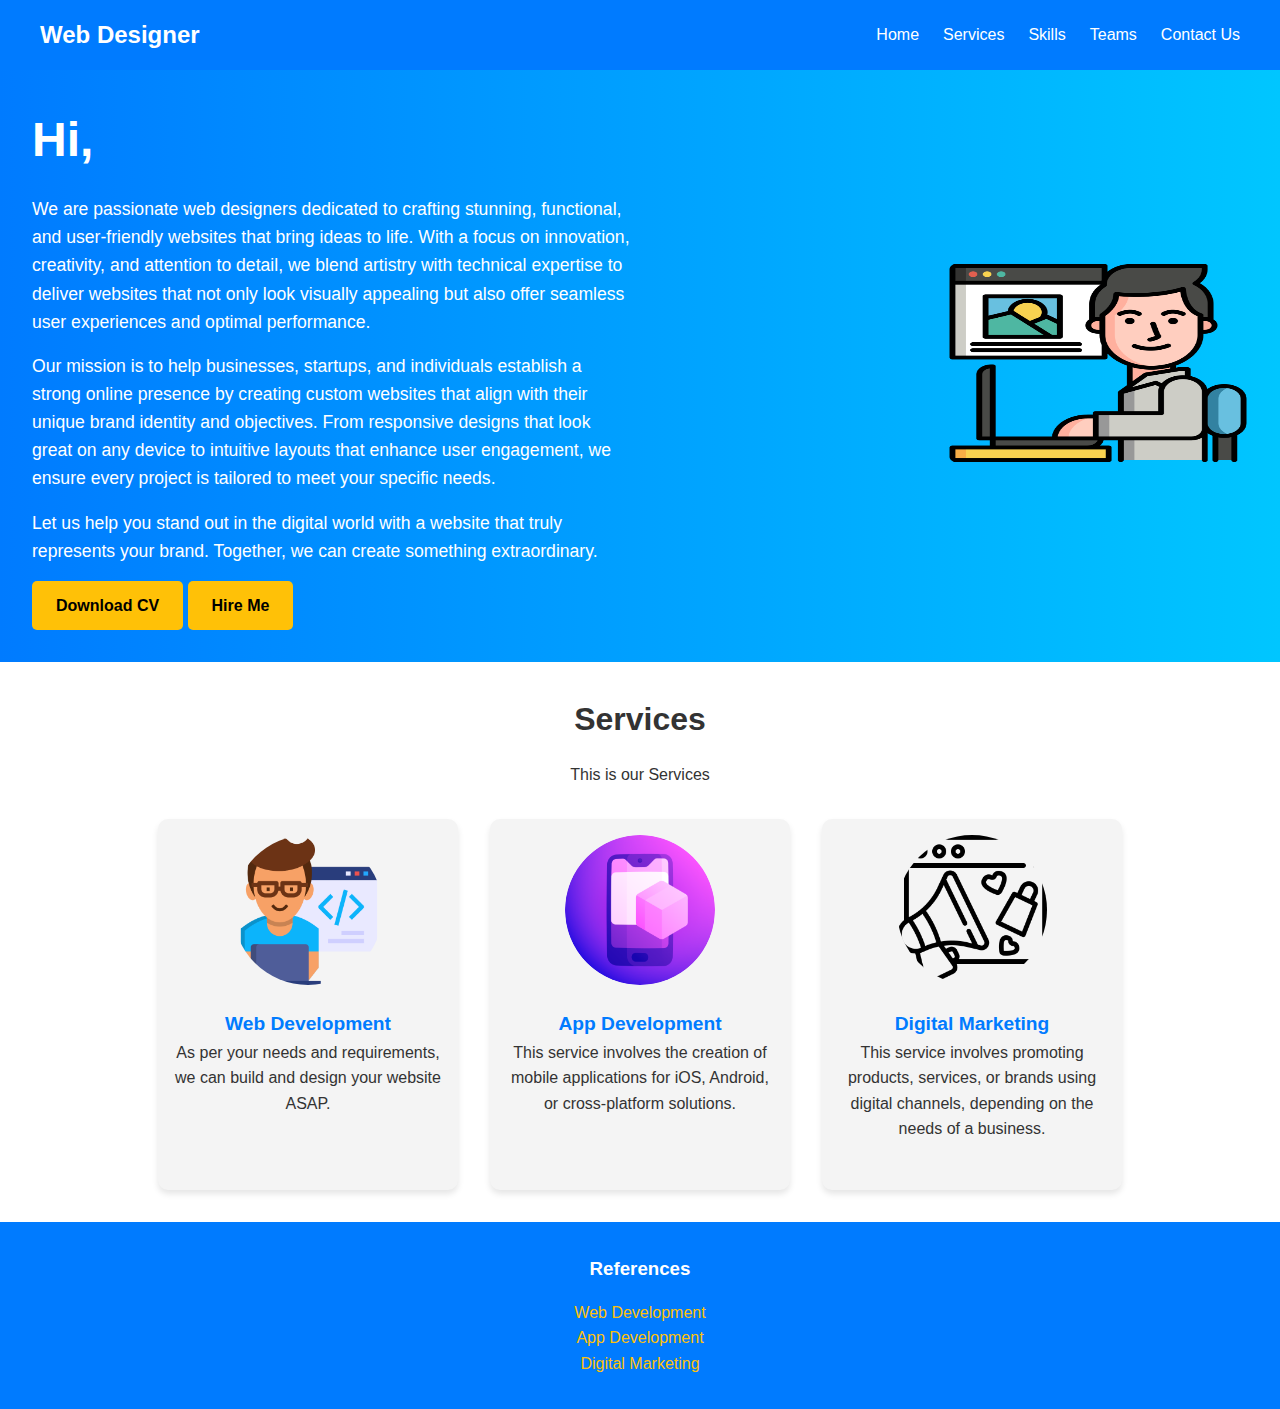
<file: index.html>
<!DOCTYPE html>
<html lang="en">
<head>
    <meta charset="UTF-8">
    <meta name="viewport" content="width=device-width, initial-scale=1.0">
    <title>Webdesigner</title>
    <link rel="stylesheet" href="style.css">
</head>
<body>

    <header>
        <nav>
            <div class="brand">Web Designer</div>
            <ul class="navbar">
                <li><a href="index.html">Home</a></li>
                <li><a href="Services.html">Services</a></li>
                <li><a href="#">Skills</a></li>
                <li><a href="Teams.html">Teams</a></li>
                <li><a href="contactus.html">Contact Us</a></li>
            </ul>
        </nav>
    </header>

    <section class="hero">
        <div class="hero-content">
            <h1>Hi,</h1>
            <p>
                We are passionate web designers dedicated to crafting stunning, functional, and user-friendly websites that bring ideas to life. With a focus on innovation, creativity, and attention to detail, we blend artistry with technical expertise to deliver websites that not only look visually appealing but also offer seamless user experiences and optimal performance.
            </p>
            <p>
                Our mission is to help businesses, startups, and individuals establish a strong online presence by creating custom websites that align with their unique brand identity and objectives. From responsive designs that look great on any device to intuitive layouts that enhance user engagement, we ensure every project is tailored to meet your specific needs.
            </p>
            <p>
                Let us help you stand out in the digital world with a website that truly represents your brand. Together, we can create something extraordinary.
            </p>
            <a href="sujancv.pdf" class="btn">Download CV</a>
            <a href="contactus.html" class="btn">Hire Me</a>
            
        </div>
        <div class="hero-image">
            <img src="web.png" alt="Web Designer Image" width="300" height="200">
        </div>
    </section>

    <section class="services">
        <h2>Services</h2>
        <p>This is our Services</p>
        <div class="service-items">
            <div class="service-item">
                <img src="programmer.png" alt="Web Development" width="150" height="150">
                <h3><a href="https://en.wikipedia.org/wiki/Web_development">Web Development</a></h3>
                <p>
                    As per your needs and requirements, we can build and design your website ASAP.
                </p>
            </div>
            <div class="service-item">
                <img src="application.png" alt="App Development" width="150" height="150">
                <h3><a href="https://en.wikipedia.org/wiki/Mobile_app_development">App Development</a></h3>
                <p>
                    This service involves the creation of mobile applications for iOS, Android, or cross-platform solutions.
                </p>
            </div>
            <div class="service-item">
                <img src="promote.png" alt="Digital Marketing" width="150" height="150">
                <h3><a href="https://en.wikipedia.org/wiki/Digital_marketing">Digital Marketing</a></h3>
                <p>
                    This service involves promoting products, services, or brands using digital channels, depending on the needs of a business.
                </p>
            </div>
        </div>
    </section>

    <section class="references">
        <h3>References</h3>
        <ul>
            <li><a href="https://en.wikipedia.org/wiki/Web_development">Web Development</a></li>
            <li><a href="https://en.wikipedia.org/wiki/Mobile_app_development">App Development</a></li>
            <li><a href="https://en.wikipedia.org/wiki/Digital_marketing">Digital Marketing</a></li>
        </ul>
    </section>

</body>
</html>
</file>
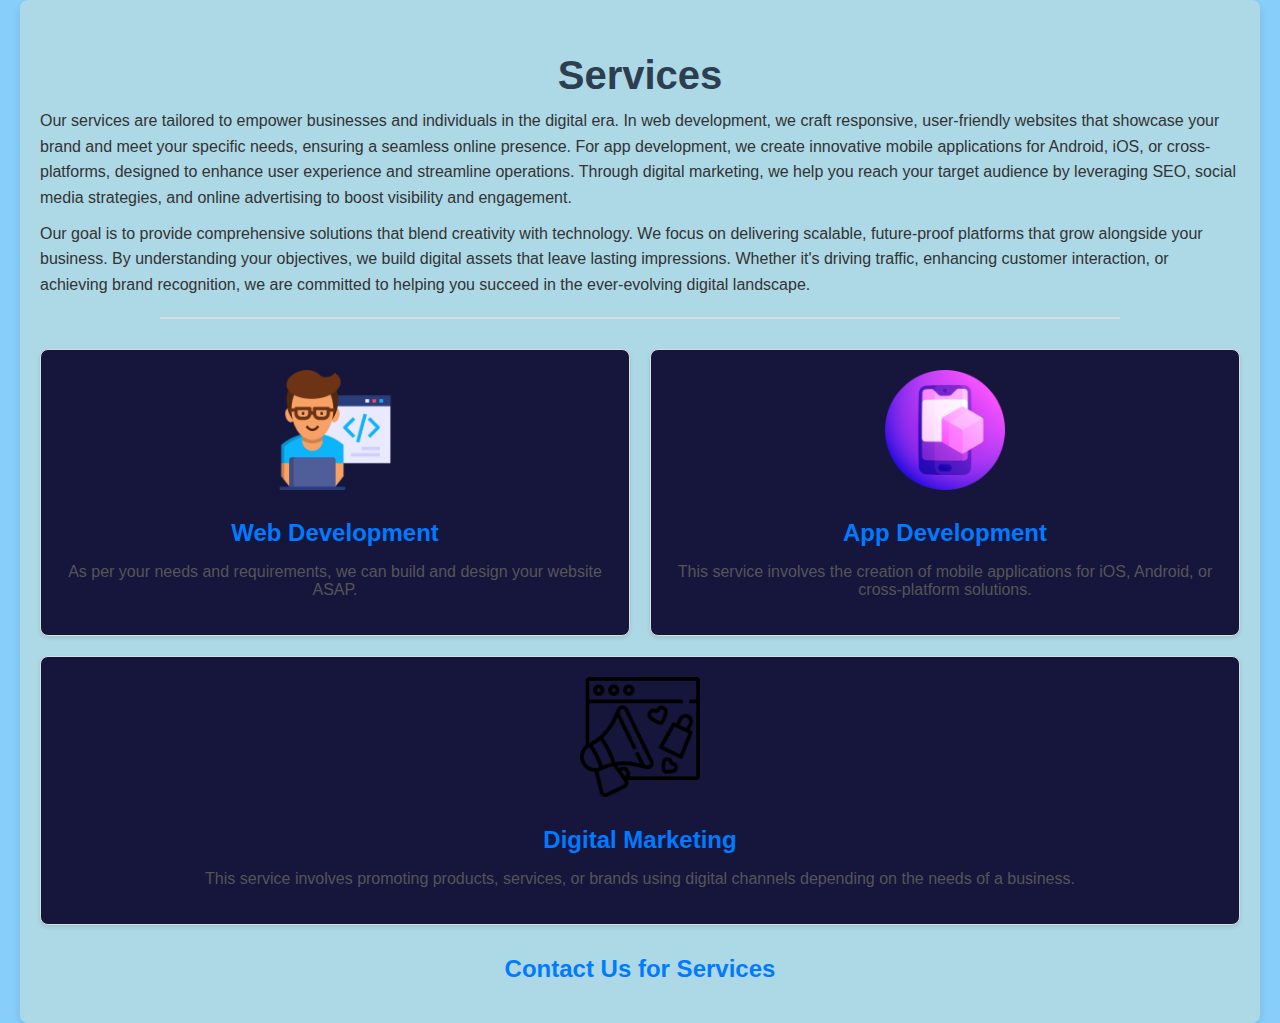
<file: Services.html>
<!DOCTYPE html>
<html lang="en">
<head>
    <meta charset="UTF-8">
    <meta name="viewport" content="width=device-width, initial-scale=1.0">
    <title>Services</title>
    <link rel="stylesheet" href="services.css">
</head>
<body>
    <section class="services-section">
        <div class="services-intro">
            <h2>Services</h2>
            <p>
                Our services are tailored to empower businesses and individuals in the digital era. In web development, we craft responsive, user-friendly websites that showcase your brand and meet your specific needs, ensuring a seamless online presence. For app development, we create innovative mobile applications for Android, iOS, or cross-platforms, designed to enhance user experience and streamline operations. Through digital marketing, we help you reach your target audience by leveraging SEO, social media strategies, and online advertising to boost visibility and engagement.
            </p>
            <p>
                Our goal is to provide comprehensive solutions that blend creativity with technology. We focus on delivering scalable, future-proof platforms that grow alongside your business. By understanding your objectives, we build digital assets that leave lasting impressions. Whether it's driving traffic, enhancing customer interaction, or achieving brand recognition, we are committed to helping you succeed in the ever-evolving digital landscape.
            </p>
            <hr>
        </div>

        <div class="services-list">
            <div class="service">
                <img src="programmer.png" alt="Web Development" class="service-image">
                <h3><a href="https://en.wikipedia.org/wiki/Web_development">Web Development</a></h3>
                <p>
                    As per your needs and requirements, we can build and design your website ASAP.
                </p>
            </div>

            <div class="service">
                <img src="application.png" alt="App Development" class="service-image">
                <h3><a href="https://en.wikipedia.org/wiki/Mobile_app_development">App Development</a></h3>
                <p>
                    This service involves the creation of mobile applications for iOS, Android, or cross-platform solutions.
                </p>
            </div>

            <div class="service">
                <img src="promote.png" alt="Digital Marketing" class="service-image">
                <h3><a href="https://en.wikipedia.org/wiki/Digital_marketing">Digital Marketing</a></h3>
                <p>
                    This service involves promoting products, services, or brands using digital channels depending on the needs of a business.
                </p>
            </div>
        </div>

        <div class="contact-services">
            <h2><a href="contactus.html">Contact Us for Services</a></h2>
        </div>
    </section>
</body>
</html>
</file>
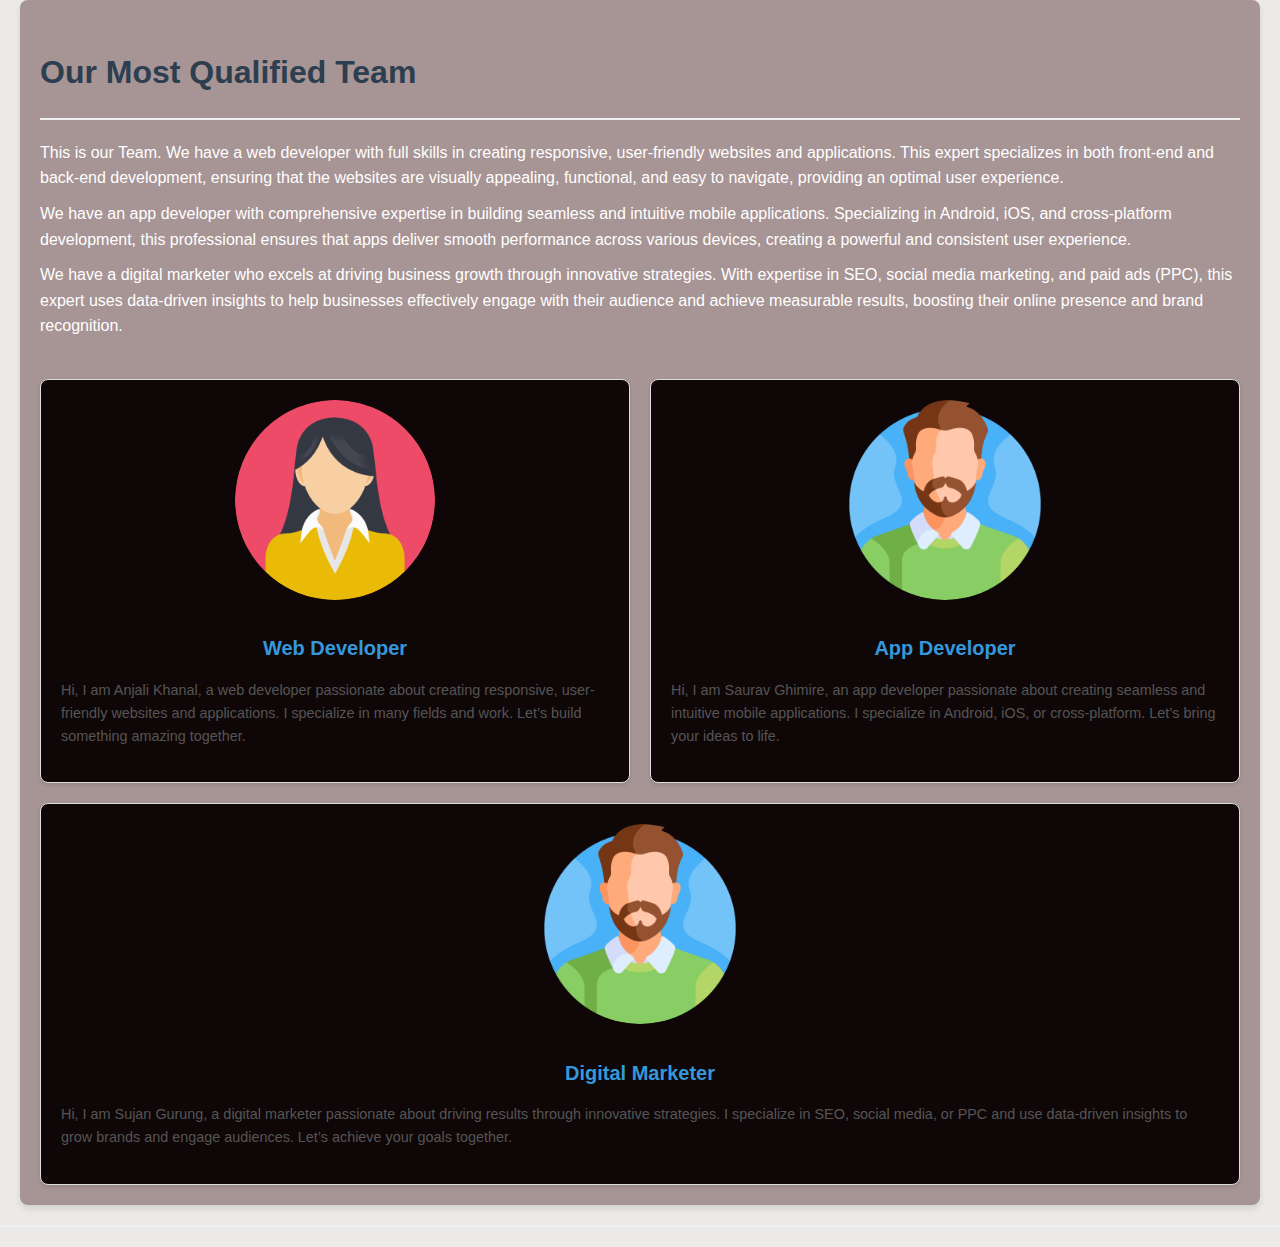
<file: Teams.html>
<!DOCTYPE html>
<html lang="en">
<head>
    <meta charset="UTF-8">
    <meta name="viewport" content="width=device-width, initial-scale=1.0">
    <title>Team</title>
    <link rel="stylesheet" href="teams.css">
</head>
<body>
    <section class="team-section">
        <div class="team-intro">
            <h2>Our Most Qualified Team</h2>
            <hr>
            <p>
                This is our Team. We have a web developer with full skills in creating responsive, user-friendly websites and applications. This expert specializes in both front-end and back-end development, ensuring that the websites are visually appealing, functional, and easy to navigate, providing an optimal user experience.
            </p>
            <p>
                We have an app developer with comprehensive expertise in building seamless and intuitive mobile applications. Specializing in Android, iOS, and cross-platform development, this professional ensures that apps deliver smooth performance across various devices, creating a powerful and consistent user experience.
            </p>
            <p>
                We have a digital marketer who excels at driving business growth through innovative strategies. With expertise in SEO, social media marketing, and paid ads (PPC), this expert uses data-driven insights to help businesses effectively engage with their audience and achieve measurable results, boosting their online presence and brand recognition.
            </p>
        </div>

        <div class="team-members">
            <div class="team-member">
                <img src="woman.png" alt="Web Developer" class="team-image">
                <h3><a href="https://en.wikipedia.org/wiki/Web_development">Web Developer</a></h3>
                <p>Hi, I am Anjali Khanal, a web developer passionate about creating responsive, user-friendly websites and applications. I specialize in many fields and work. Let’s build something amazing together.</p>
            </div>

            <div class="team-member">
                <img src="man.png" alt="App Developer" class="team-image">
                <h3><a href="https://en.wikipedia.org/wiki/Mobile_app_development">App Developer</a></h3>
                <p>Hi, I am Saurav Ghimire, an app developer passionate about creating seamless and intuitive mobile applications. I specialize in Android, iOS, or cross-platform. Let’s bring your ideas to life.</p>
            </div>

            <div class="team-member">
                <img src="man.png" alt="Digital Marketer" class="team-image">
                <h3><a href="https://en.wikipedia.org/wiki/Digital_marketing">Digital Marketer</a></h3>
                <p>Hi, I am Sujan Gurung, a digital marketer passionate about driving results through innovative strategies. I specialize in SEO, social media, or PPC and use data-driven insights to grow brands and engage audiences. Let’s achieve your goals together.</p>
            </div>
        </div>
    </section>
    <hr>
</body>
</html>
</file>
<file: style.css>
* {
    margin: 0;
    padding: 0;
    box-sizing: border-box;
}

body {
    font-family: Arial, sans-serif;
    line-height: 1.6;
    color: #333;
    background-color: #f9f9f9;
    margin: 0;
}


header {
    background-color: #007BFF;
    color: #fff;
    padding: 1rem 2rem;
}

nav {
    display: flex;
    justify-content: space-between;
    align-items: center;
    max-width: 1200px;
    margin: 0 auto;
}

.brand {
    font-size: 1.5rem;
    font-weight: bold;
}

.navbar {
    list-style: none;
    display: flex;
    gap: 1.5rem;
}

.navbar li a {
    text-decoration: none;
    color: #fff;
    transition: color 0.3s ease;
}

.navbar li a:hover {
    color: #FFC107;
}


.hero {
    display: flex;
    align-items: center;
    justify-content: space-between;
    padding: 2rem;
    background: linear-gradient(to right, #007BFF, #00C6FF);
    color: white;
    min-height: 60vh;
}

.hero-content {
    max-width: 600px;
}

.hero h1 {
    font-size: 3rem;
    margin-bottom: 1rem;
}

.hero p {
    margin-bottom: 1rem;
    font-size: 1.1rem;
}

.btn {
    display: inline-block;
    background: #FFC107;
    color: #000;
    padding: 0.75rem 1.5rem;
    border: none;
    border-radius: 5px;
    text-decoration: none;
    cursor: pointer;
    font-weight: bold;
    transition: background 0.3s ease;
}

.btn:hover {
    background: #E0A800;
}

.hero-image img {
    max-width: 100%;
    border-radius: 10px;
}


.services {
    padding: 2rem;
    background-color: #fff;
    text-align: center;
}

.services h2 {
    font-size: 2rem;
    margin-bottom: 1rem;
}

.services p {
    margin-bottom: 2rem;
}

.service-items {
    display: flex;
    justify-content: center;
    gap: 2rem;
    flex-wrap: wrap;
}

.service-item {
    background: #f4f4f4;
    padding: 1rem;
    border-radius: 10px;
    width: 300px;
    text-align: center;
    box-shadow: 0 4px 6px rgba(0, 0, 0, 0.1);
    transition: transform 0.3s ease;
}

.service-item:hover {
    transform: scale(1.05);
}

.service-item img {
    margin-bottom: 1rem;
    border-radius: 50%;
}

.service-item h3 a {
    color: #007BFF;
    text-decoration: none;
    font-size: 1.2rem;
}

.service-item h3 a:hover {
    text-decoration: underline;
}


.references {
    padding: 2rem;
    background-color: #007BFF;
    color: white;
    text-align: center;
}

.references h3 {
    margin-bottom: 1rem;
}

.references ul {
    list-style: none;
    padding: 0;
}

.references li a {
    color: #FFC107;
    text-decoration: none;
}

.references li a:hover {
    text-decoration: underline;
}


@media (max-width: 768px) {
    .hero {
        flex-direction: column;
        text-align: center;
    }

    .service-items {
        flex-direction: column;
        align-items: center;
    }
}
</file>
<file: services.css>
body {
    font-family: 'Arial', sans-serif;
    margin: 0;
    padding: 0;
    background-color: lightskyblue;
    color: #333;
}

a {
    color: #007BFF;
    text-decoration: none;
}

a:hover {
    text-decoration: underline;
}


.services-section {
    max-width: 1200px;
    margin: 0 auto;
    padding: 20px;
    background-color: lightblue;
    box-shadow: 0 4px 8px rgba(0, 0, 0, 0.1);
    border-radius: 8px;
}

.services-intro {
    text-align: center;
    margin-bottom: 30px;
}

.services-intro h2 {
    font-size: 2.5rem;
    color: #2c3e50;
    margin-bottom: 10px;
}

.services-intro p {
    font-size: 1rem;
    line-height: 1.6;
    margin: 10px 0;
    text-align: left;
}

hr {
    border: none;
    border-top: 2px solid #ddd;
    margin: 20px auto;
    width: 80%;
}

.services-list {
    display: flex;
    flex-wrap: wrap;
    justify-content: space-between;
    gap: 20px;
}

.service {
    background-color: rgb(22 22 61);
    border: 1px solid #ddd;
    border-radius: 8px;
    padding: 20px;
    text-align: center;
    flex: 1 1 calc(33.333% - 20px);
    box-shadow: 0 2px 4px rgba(0, 0, 0, 0.1);
    transition: transform 0.3s ease, box-shadow 0.3s ease;
}

.service:hover {
    transform: translateY(-5px);
    box-shadow: 0 4px 10px rgba(0, 0, 0, 0.2);
}

.service-image {
    width: 120px;
    height: auto;
    margin-bottom: 15px;
}

.service h3 {
    font-size: 1.5rem;
    color: #34495e;
    margin: 10px 0;
}

.service p {
    font-size: 1rem;
    color: #555;
}

.contact-services {
    text-align: center;
    margin-top: 30px;
}

.contact-services h2 a {
    font-size: 1.5rem;
    color: #007BFF;
    font-weight: bold;
}

.contact-services h2 a:hover {
    color: #0056b3;
    text-decoration: underline;
}

@media (max-width: 768px) {
    .services-list {
        flex-direction: column;
        gap: 20px;
    }

    .service {
        flex: 1 1 100%;
    }

    .services-intro h2 {
        font-size: 2rem;
    }

    .services-intro p {
        font-size: 0.9rem;
    }
}

@media (max-width: 480px) {
    .services-intro h2 {
        font-size: 1.8rem;
    }

    .services-intro p {
        font-size: 0.85rem;
    }

    .service h3 {
        font-size: 1.3rem;
    }

    .service p {
        font-size: 0.9rem;
    }

    .contact-services h2 a {
        font-size: 1.2rem;
    }
}
</file>
<file: teams.css>
body {
    font-family: Arial, sans-serif;
    line-height: 1.6;
    margin: 0;
    padding: 0;
    color: #333;
    background-color: #ece9e9;
}

h2, h3 {
    color: #2c3e50;
}

a {
    color: #3498db;
    text-decoration: none;
}

a:hover {
    text-decoration: underline;
}


.team-section {
    max-width: 1200px;
    margin: 0 auto;
    padding: 20px;
    background-color: #a79494;
    box-shadow: 0 4px 6px rgba(0, 0, 0, 0.1);
    border-radius: 8px;
}

.team-intro {
    text-align: left;
    margin-bottom: 40px;
}

.team-intro h2 {
    font-size: 2rem;
    margin-bottom: 10px;
}

.team-intro p {
    font-size: 1rem;
    margin: 10px 0;
}

hr {
    border: 0;
    border-top: 2px solid #eee;
    margin: 20px 0;
}


.team-members {
    display: flex;
    flex-wrap: wrap;
    gap: 20px;
    justify-content: space-around;
}

.team-member {
    background-color: #0f0707;
    border: 1px solid #ddd;
    border-radius: 8px;
    padding: 20px;
    text-align: center;
    flex: 1 1 calc(33.333% - 40px);
    box-shadow: 0 2px 4px rgba(0, 0, 0, 0.1);
    transition: transform 0.3s ease, box-shadow 0.3s ease;
}

.team-intro p {
    color: white

}
.team-member:hover {
    transform: translateY(-5px);
    box-shadow: 0 4px 10px rgba(0, 0, 0, 0.2);
}


.team-member img {
    width: 100%;
    max-width: 200px;
    height: auto;
    border-radius: 50%;
    margin-bottom: 15px;
}

.team-member h3 {
    font-size: 1.25rem;
    margin: 10px 0;
}

.team-member p {
    font-size: 0.9rem;
    color: #555;
    text-align: left;
}


@media (max-width: 768px) {
    .team-members {
        flex-direction: column;
        gap: 20px;
    }

    .team-member {
        flex: 1 1 100%;
    }
}
</file>
